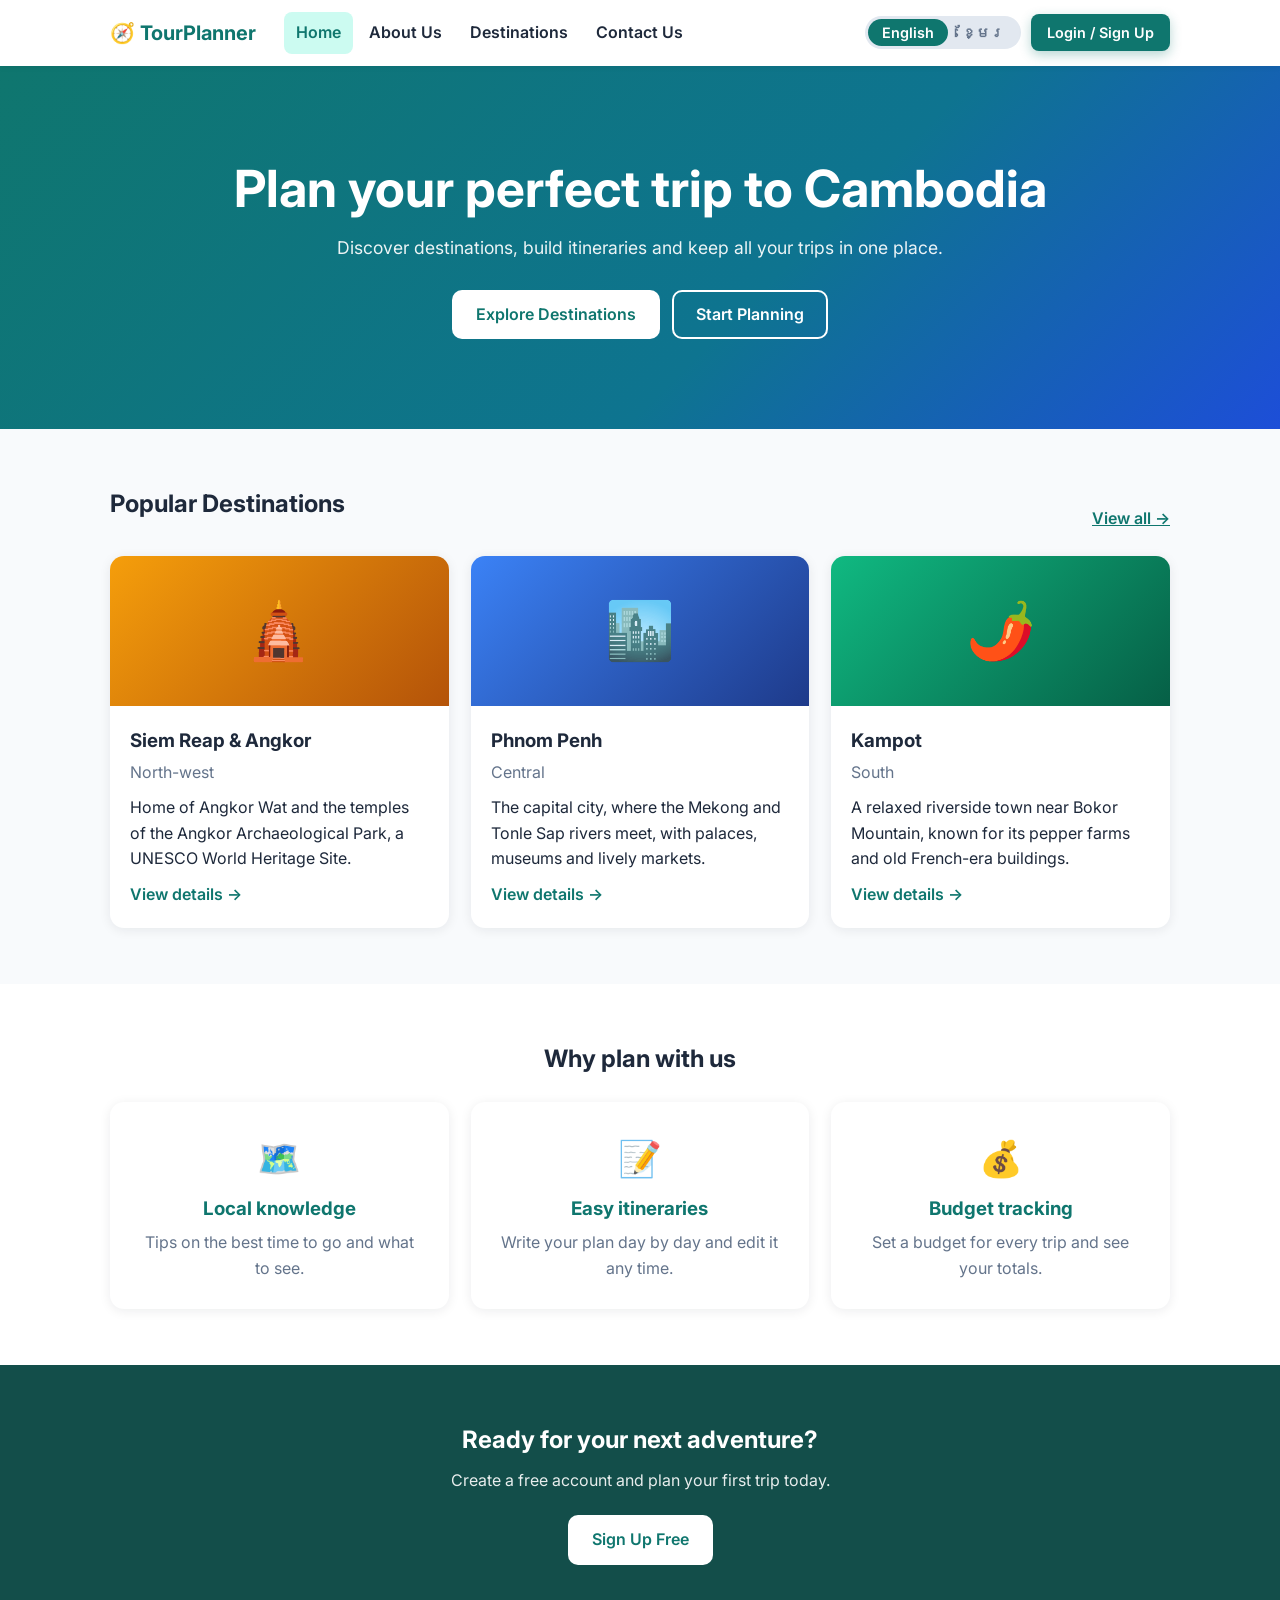
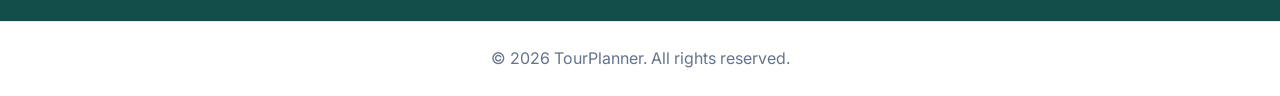
<file: index.html>
<!doctype html>
<html lang="en">
  <head>
    <meta charset="UTF-8" />
    <meta name="viewport" content="width=device-width, initial-scale=1" />
    <title>TourPlanner</title>
    <link
      href="https://fonts.googleapis.com/css2?family=Inter:wght@400;600;700&family=Noto+Sans+Khmer:wght@400;600;700&display=swap"
      rel="stylesheet"
    />
    <link rel="stylesheet" href="style.css" />
  </head>
  <body data-page="home" data-title="navHome">
    <div id="site-header"></div>
    <main id="main"></main>
    <div id="site-footer"></div>
    <script src="app.js"></script>
    <script>
      window.render = function () {
        var T = TP.t,
          logged = !!TP.user();
        document.getElementById("main").innerHTML =
          '<section class="hero"><div class="wrap">' +
          "<h1>" +
          T("heroTitle") +
          "</h1><p>" +
          T("heroSub") +
          "</p>" +
          '<div class="btn-row"><a class="btn btn-light" href="destinations.html">' +
          T("btnExplore") +
          "</a>" +
          '<a class="btn btn-outline" style="color:#fff;border-color:#fff" href="' +
          (logged ? "trip-form.html" : "login.html") +
          '">' +
          T("btnStart") +
          "</a></div>" +
          "</div></section>" +
          '<section class="section"><div class="wrap">' +
          '<div class="section-head"><h2>' +
          T("featured") +
          '</h2><a class="link-more" href="destinations.html">' +
          T("viewAll") +
          " →</a></div>" +
          '<div class="grid">' +
          TP.DESTS.slice(0, 3).map(TP.destCard).join("") +
          "</div>" +
          "</div></section>" +
          '<section class="section" style="background:#fff"><div class="wrap">' +
          '<h2 class="center" style="margin-bottom:24px">' +
          T("whyTitle") +
          "</h2>" +
          '<div class="grid">' +
          '<div class="card feature"><div class="icon">🗺️</div><h3>' +
          T("why1t") +
          '</h3><p class="muted">' +
          T("why1d") +
          "</p></div>" +
          '<div class="card feature"><div class="icon">📝</div><h3>' +
          T("why2t") +
          '</h3><p class="muted">' +
          T("why2d") +
          "</p></div>" +
          '<div class="card feature"><div class="icon">💰</div><h3>' +
          T("why3t") +
          '</h3><p class="muted">' +
          T("why3d") +
          "</p></div>" +
          "</div></div></section>" +
          (logged
            ? ""
            : '<section class="cta"><div class="wrap"><h2>' +
              T("ctaTitle") +
              "</h2><p>" +
              T("ctaSub") +
              "</p>" +
              '<a class="btn btn-light" href="login.html?tab=signup">' +
              T("btnSignup") +
              "</a></div></section>");
      };
      TP.init();
    </script>
  </body>
</html>
</file>
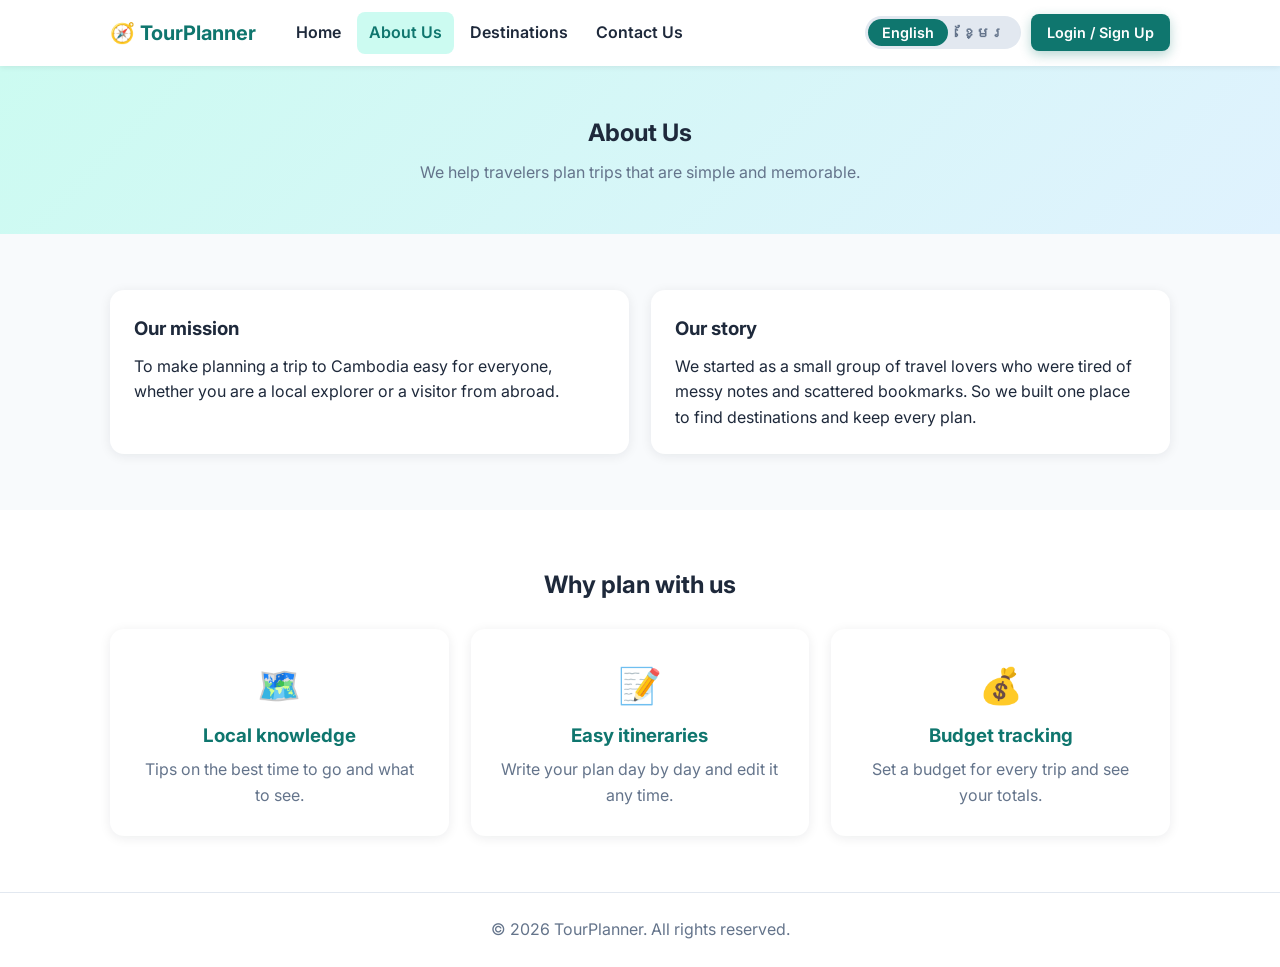
<file: about.html>
<!DOCTYPE html>
<html lang="en">
<head>
  <meta charset="UTF-8">
  <meta name="viewport" content="width=device-width, initial-scale=1">
  <title>About Us</title>
  <link href="https://fonts.googleapis.com/css2?family=Inter:wght@400;600;700&family=Noto+Sans+Khmer:wght@400;600;700&display=swap" rel="stylesheet">
  <link rel="stylesheet" href="style.css">
</head>
<body data-page="about" data-title="navAbout">
  <div id="site-header"></div>
  <main>
    <section class="page-head"><div class="wrap">
      <h1 data-i18n="aboutTitle"></h1>
      <p class="muted" data-i18n="aboutSub"></p>
    </div></section>

    <section class="section"><div class="wrap">
      <div class="grid" style="grid-template-columns:repeat(auto-fit,minmax(300px,1fr))">
        <div class="panel"><h3 data-i18n="missionT"></h3><p data-i18n="missionD"></p></div>
        <div class="panel" style="margin-top:0"><h3 data-i18n="storyT"></h3><p data-i18n="storyD"></p></div>
      </div>
    </div></section>

    <section class="section" style="background:#fff"><div class="wrap">
      <h2 class="center" style="margin-bottom:24px" data-i18n="whyTitle"></h2>
      <div class="grid">
        <div class="card feature"><div class="icon">🗺️</div><h3 data-i18n="why1t"></h3><p class="muted" data-i18n="why1d"></p></div>
        <div class="card feature"><div class="icon">📝</div><h3 data-i18n="why2t"></h3><p class="muted" data-i18n="why2d"></p></div>
        <div class="card feature"><div class="icon">💰</div><h3 data-i18n="why3t"></h3><p class="muted" data-i18n="why3d"></p></div>
      </div>
    </div></section>
  </main>
  <div id="site-footer"></div>
  <script src="app.js"></script>
  <script>TP.init();</script>
</body>
</html>
</file>
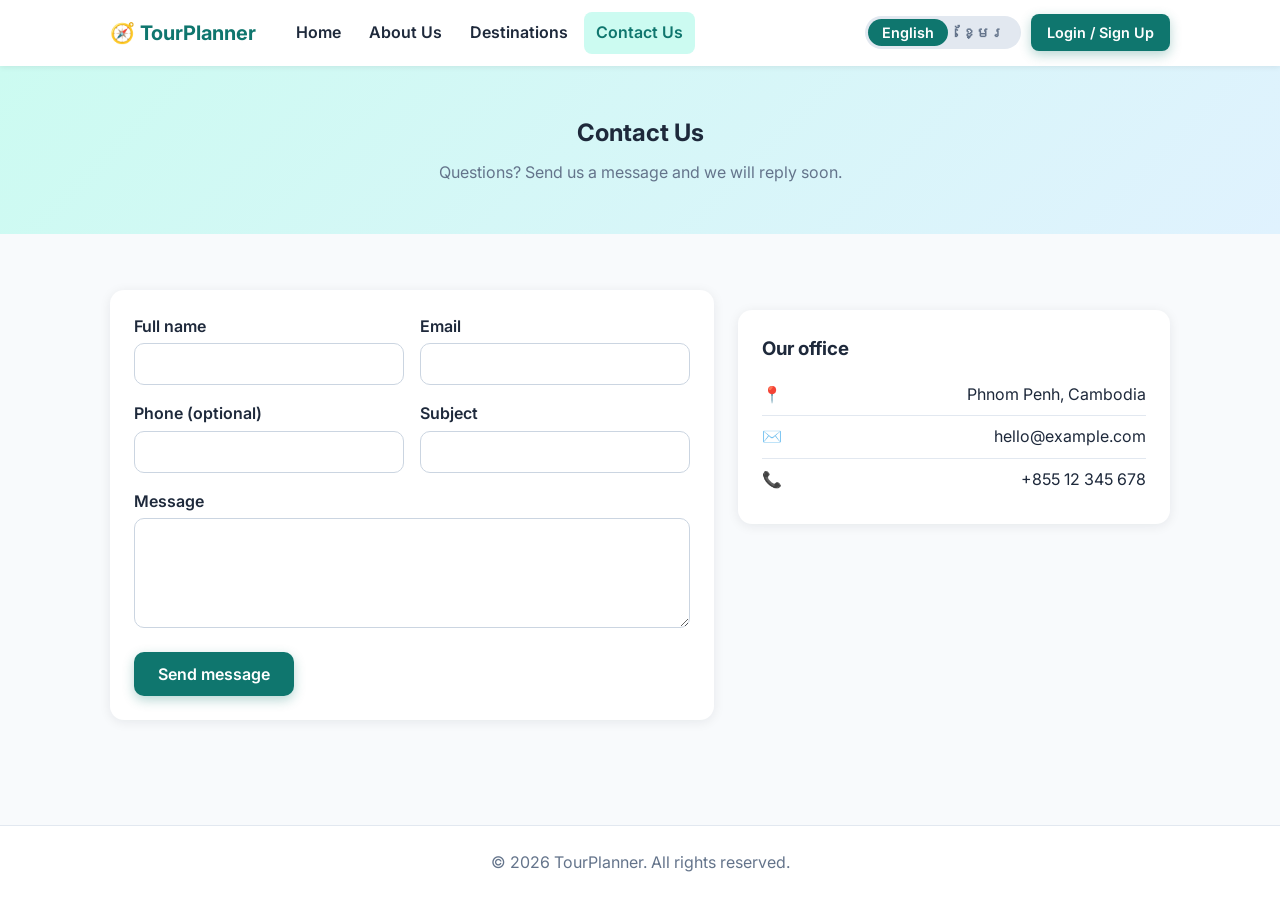
<file: contact.html>
<!DOCTYPE html>
<html lang="en">
<head>
  <meta charset="UTF-8">
  <meta name="viewport" content="width=device-width, initial-scale=1">
  <title>Contact Us</title>
  <link href="https://fonts.googleapis.com/css2?family=Inter:wght@400;600;700&family=Noto+Sans+Khmer:wght@400;600;700&display=swap" rel="stylesheet">
  <link rel="stylesheet" href="style.css">
</head>
<body data-page="contact" data-title="navContact">
  <div id="site-header"></div>
  <main>
    <section class="page-head"><div class="wrap">
      <h1 data-i18n="contactTitle"></h1>
      <p class="muted" data-i18n="contactSub"></p>
    </div></section>

    <section class="section"><div class="wrap contact-grid">
      <form class="panel" id="contact-form" novalidate>
        <div class="alert alert-ok" id="ok" hidden data-i18n="sentOk"></div>
        <div class="alert alert-error" id="err" hidden data-i18n="errRequired"></div>
        <div class="row2">
          <div class="field"><label for="c-name" data-i18n="fName"></label><input id="c-name" required></div>
          <div class="field"><label for="c-email" data-i18n="fEmail"></label><input id="c-email" type="email" required></div>
        </div>
        <div class="row2">
          <div class="field"><label for="c-phone" data-i18n="fPhone"></label><input id="c-phone" type="tel"></div>
          <div class="field"><label for="c-subject" data-i18n="fSubject"></label><input id="c-subject"></div>
        </div>
        <div class="field"><label for="c-msg" data-i18n="fMessage"></label><textarea id="c-msg" required></textarea></div>
        <button class="btn btn-primary" type="submit" data-i18n="send"></button>
      </form>

      <aside class="panel">
        <h3 data-i18n="contactInfo"></h3>
        <ul class="info-list">
          <li><span>📍</span><span data-i18n="address"></span></li>
          <li><span>✉️</span><span>hello@example.com</span></li>
          <li><span>📞</span><span>+855 12 345 678</span></li>
        </ul>
      </aside>
    </div></section>
  </main>
  <div id="site-footer"></div>
  <script src="app.js"></script>
  <script>
    TP.init();
    document.getElementById('contact-form').addEventListener('submit', function (e) {
      e.preventDefault();
      var v = function (id) { return document.getElementById(id).value.trim(); };
      var ok = document.getElementById('ok'), err = document.getElementById('err');
      ok.hidden = true; err.hidden = true;
      if (!v('c-name') || !/^\S+@\S+\.\S+$/.test(v('c-email')) || !v('c-msg')) { err.hidden = false; return; }
      var list = TP.store.get('tp_messages', []);
      list.push({ name: v('c-name'), email: v('c-email'), phone: v('c-phone'), subject: v('c-subject'), message: v('c-msg'), at: new Date().toISOString() });
      TP.store.set('tp_messages', list);
      e.target.reset();
      ok.hidden = false;
    });
  </script>
</body>
</html>
</file>
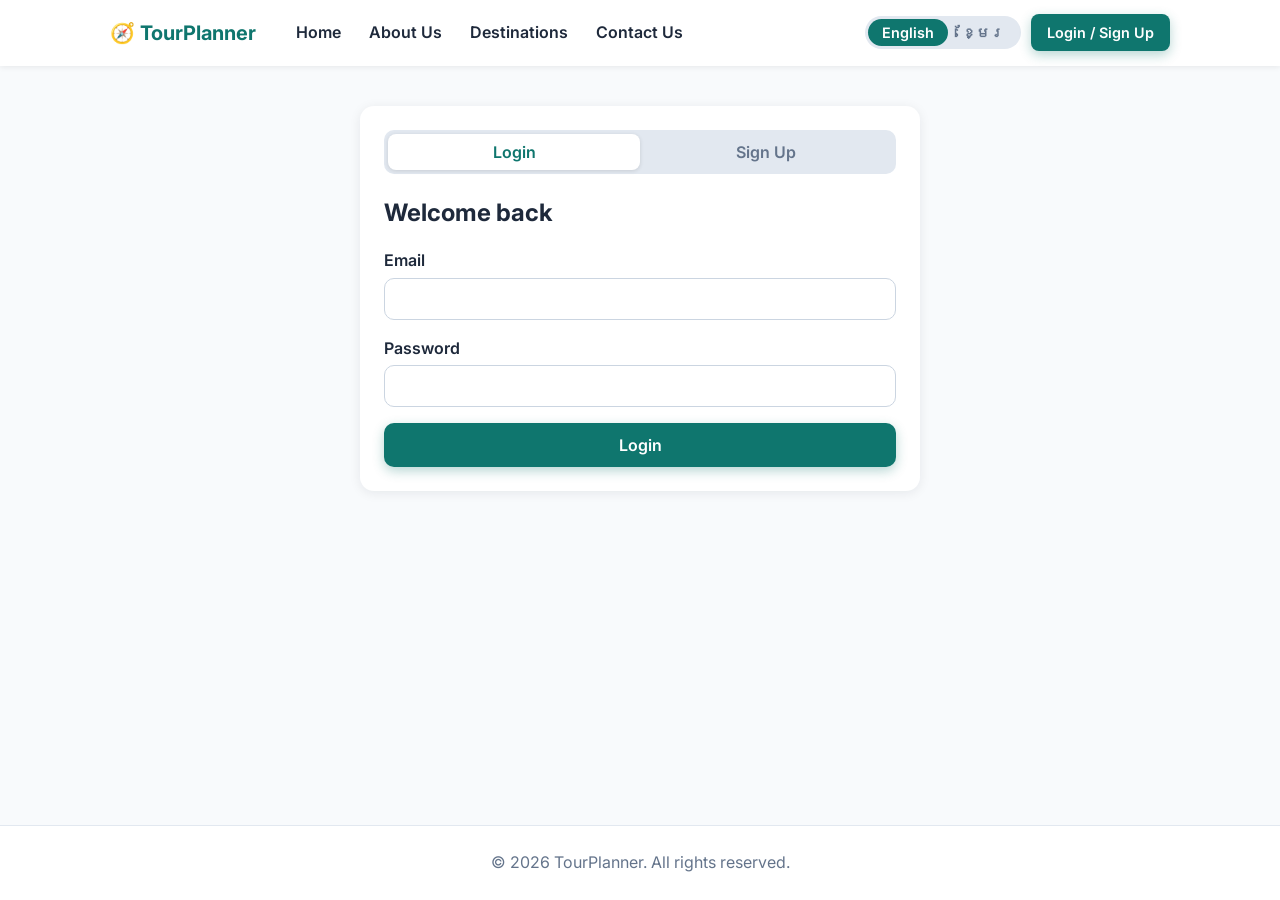
<file: dashboard.html>
<!DOCTYPE html>
<html lang="en">
<head>
  <meta charset="UTF-8">
  <meta name="viewport" content="width=device-width, initial-scale=1">
  <title>Dashboard</title>
  <link href="https://fonts.googleapis.com/css2?family=Inter:wght@400;600;700&family=Noto+Sans+Khmer:wght@400;600;700&display=swap" rel="stylesheet">
  <link rel="stylesheet" href="style.css">
</head>
<body data-page="dashboard" data-auth="required" data-area="user" data-title="navDashboard">
  <div id="site-header"></div>
  <main><div class="wrap section" id="main"></div></main>
  <div id="site-footer"></div>
  <script src="app.js"></script>
  <script>
    window.render = function () {
      var T = TP.t, u = TP.user(), trips = TP.allTrips(), main = document.getElementById('main');
      var upcoming = trips.filter(function (x) { return TP.tripStatus(x) !== 'done'; })
                          .sort(function (a, b) { return a.start < b.start ? -1 : 1; });
      var budget = trips.reduce(function (s, x) { return s + (Number(x.budget) || 0); }, 0);
      var recent = trips.slice().reverse().slice(0, 3);

      var next = upcoming.length
        ? TP.tripCard(upcoming[0])
        : '<div class="panel empty"><p class="muted">' + T('noUpcoming') + '</p></div>';

      var recentHtml = recent.length
        ? '<div class="grid">' + recent.map(TP.tripCard).join('') + '</div>'
        : '<div class="panel empty"><p class="muted">' + T('noTrips') + '</p><a class="btn btn-primary" href="trip-form.html">' + T('createFirst') + '</a></div>';

      main.innerHTML =
        '<h1>' + T('welcome') + ' ' + TP.esc(u.name) + '</h1>' +
        '<div class="stats">' +
          '<div class="stat"><div class="muted">' + T('statTotal') + '</div><div class="num">' + trips.length + '</div></div>' +
          '<div class="stat"><div class="muted">' + T('statUp') + '</div><div class="num">' + upcoming.length + '</div></div>' +
          '<div class="stat"><div class="muted">' + T('statBudget') + '</div><div class="num">' + TP.money(budget) + '</div></div>' +
        '</div>' +
        '<div class="btn-row left" style="margin-bottom:32px">' +
          '<a class="btn btn-primary" href="trip-form.html">+ ' + T('navAdd') + '</a>' +
          '<a class="btn btn-outline" href="destinations.html">' + T('navDest') + '</a></div>' +
        '<h2 style="margin-bottom:12px">' + T('nextTrip') + '</h2>' +
        '<div class="grid" style="margin-bottom:32px">' + next + '</div>' +
        '<div class="section-head"><h2>' + T('recent') + '</h2>' +
          (trips.length ? '<a class="link-more" href="trips.html">' + T('viewAll') + ' →</a>' : '') + '</div>' +
        recentHtml;
    };

    document.getElementById('main').addEventListener('click', function (e) {
      var id = e.target.dataset && e.target.dataset.del;
      if (id && confirm(TP.t('confirmDel'))) { TP.deleteTrip(id); window.render(); }
    });
    TP.init();
  </script>
</body>
</html>
</file>
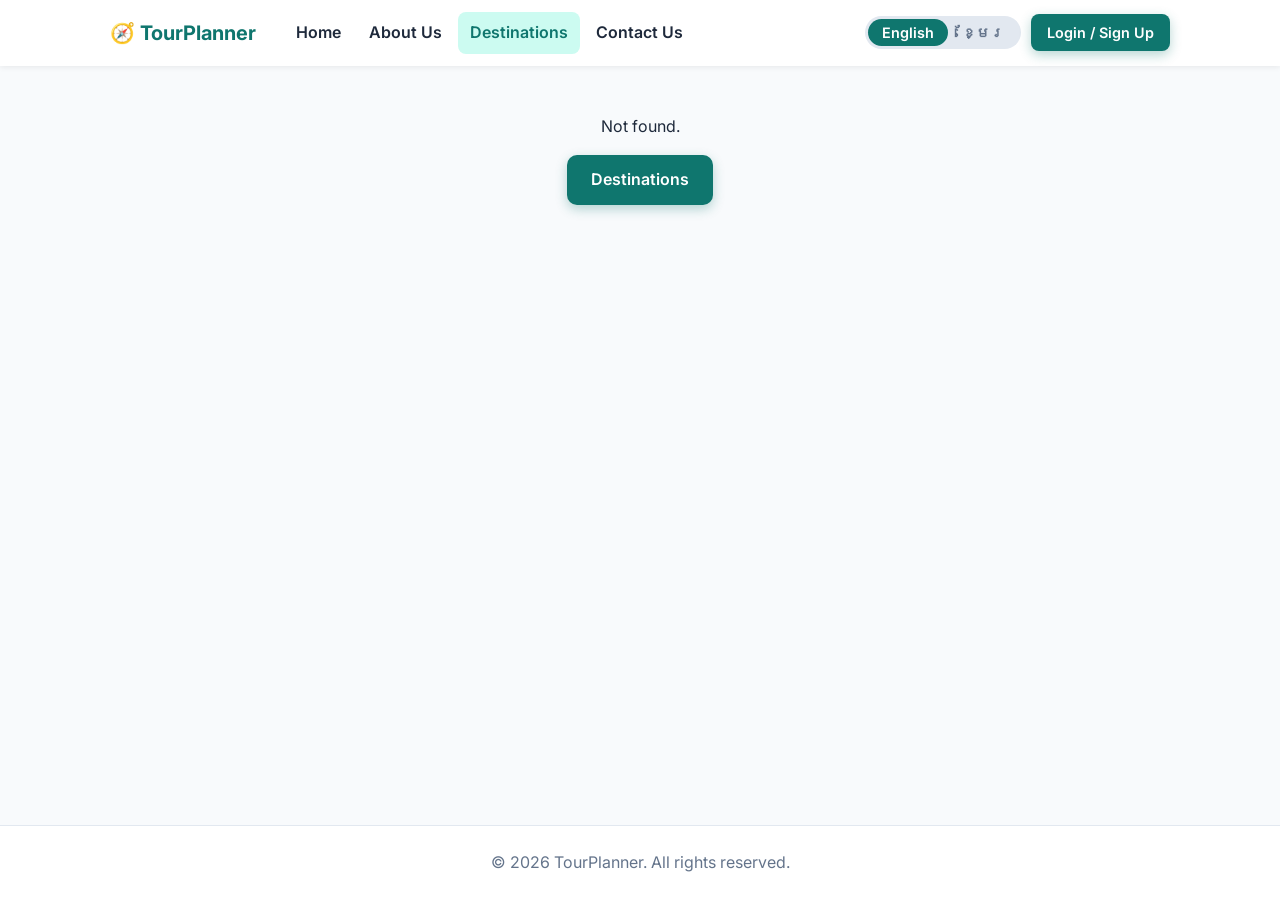
<file: destination.html>
<!DOCTYPE html>
<html lang="en">
<head>
  <meta charset="UTF-8">
  <meta name="viewport" content="width=device-width, initial-scale=1">
  <title>Destination</title>
  <link href="https://fonts.googleapis.com/css2?family=Inter:wght@400;600;700&family=Noto+Sans+Khmer:wght@400;600;700&display=swap" rel="stylesheet">
  <link rel="stylesheet" href="style.css">
</head>
<body data-page="destination" data-title="navDest">
  <div id="site-header"></div>
  <main id="main"></main>
  <div id="site-footer"></div>
  <script src="app.js"></script>
  <script>
    window.render = function () {
      var T = TP.t, d = TP.destById(TP.params().get('id')), main = document.getElementById('main');
      if (!d) {
        main.innerHTML = '<div class="wrap"><div class="empty"><p>' + T('notFound') + '</p><a class="btn btn-primary" href="destinations.html">' + T('navDest') + '</a></div></div>';
        return;
      }
      var planUrl = 'trip-form.html?dest=' + d.id;
      var href = TP.user() ? planUrl : 'login.html?next=' + encodeURIComponent(planUrl);
      document.title = TP.pick(d.name) + ' | TourPlanner';
      main.innerHTML =
        '<div class="detail-hero" style="background:' + d.grad + '">' + d.emoji + '</div>' +
        '<div class="wrap">' +
          '<a class="back" href="destinations.html">' + T('back') + '</a>' +
          '<h1 style="margin-top:12px">' + TP.esc(TP.pick(d.name)) + '</h1>' +
          '<p class="muted">' + TP.esc(TP.pick(d.region)) + '</p>' +
          '<div class="detail-grid">' +
            '<div><div class="panel"><p>' + TP.esc(TP.pick(d.desc)) + '</p></div>' +
              '<div class="panel"><h3>' + T('highlights') + '</h3><ul class="bullets">' +
                TP.pick(d.hl).map(function (h) { return '<li>' + TP.esc(h) + '</li>'; }).join('') +
              '</ul></div></div>' +
            '<div><div class="panel"><ul class="info-list">' +
              '<li><span class="muted">' + T('bestTime') + '</span><strong>' + TP.esc(TP.pick(d.best)) + '</strong></li>' +
              '<li><span class="muted">' + T('suggested') + '</span><strong>' + d.days + ' ' + T('days') + '</strong></li>' +
              '</ul><div style="margin-top:16px"><a class="btn btn-primary" style="width:100%" href="' + href + '">' + T('planThis') + '</a></div></div></div>' +
          '</div><div style="height:48px"></div>' +
        '</div>';
    };
    TP.init();
  </script>
</body>
</html>
</file>
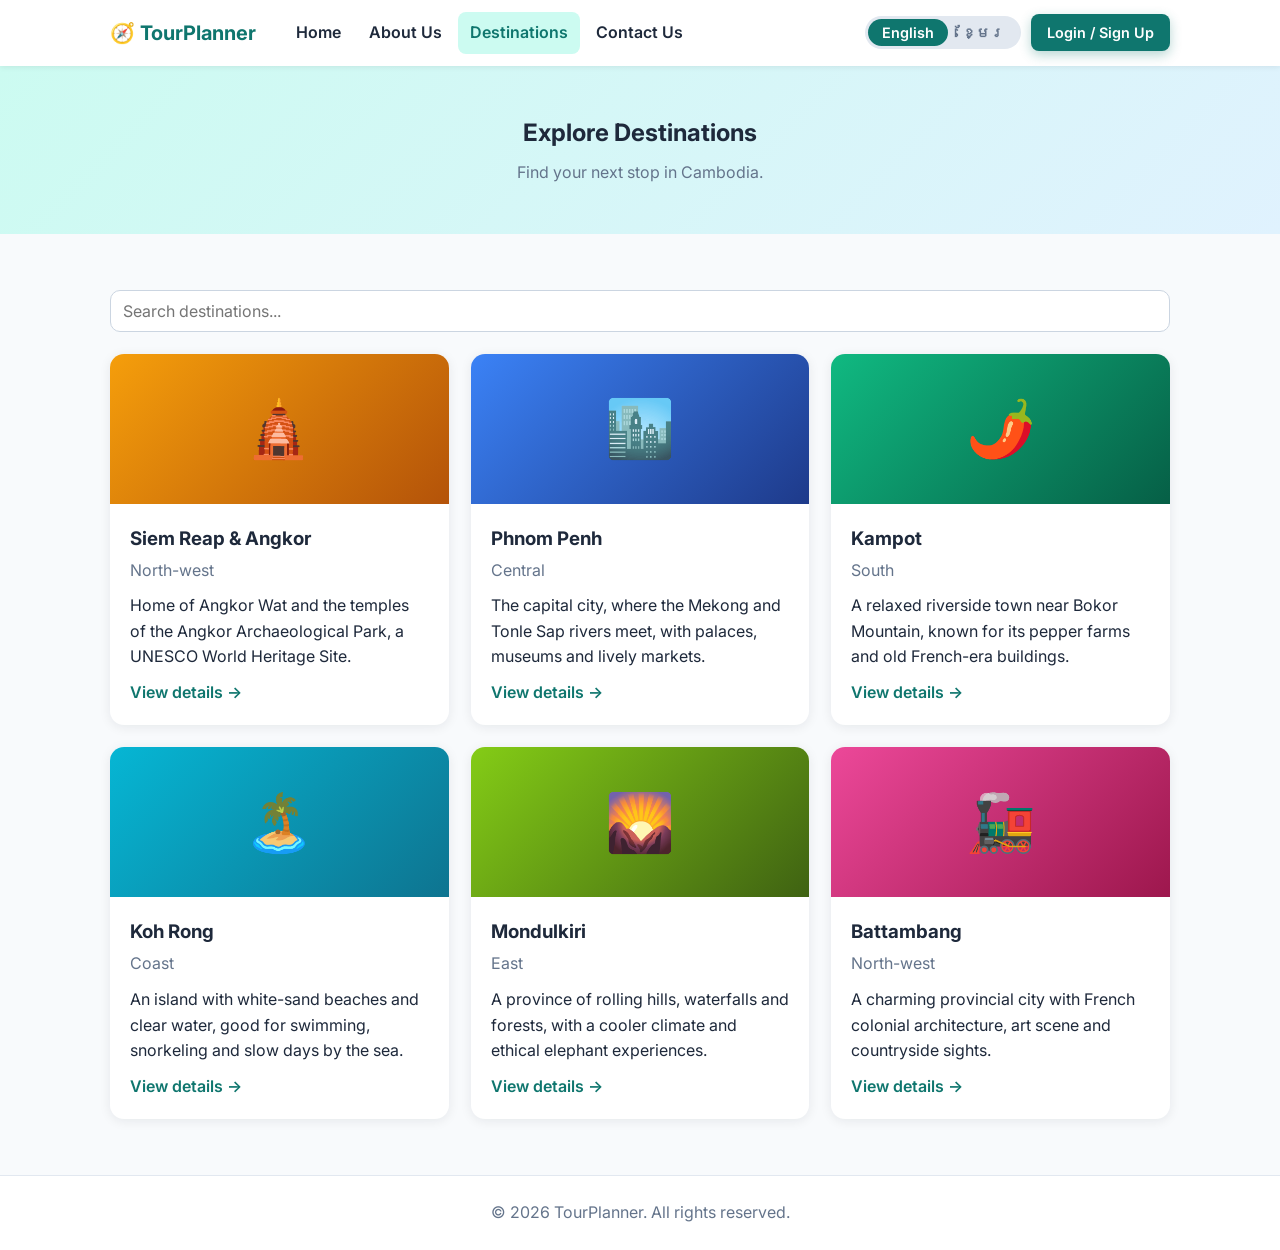
<file: destinations.html>
<!DOCTYPE html>
<html lang="en">
<head>
  <meta charset="UTF-8">
  <meta name="viewport" content="width=device-width, initial-scale=1">
  <title>Destinations</title>
  <link href="https://fonts.googleapis.com/css2?family=Inter:wght@400;600;700&family=Noto+Sans+Khmer:wght@400;600;700&display=swap" rel="stylesheet">
  <link rel="stylesheet" href="style.css">
</head>
<body data-page="destinations" data-title="navDest">
  <div id="site-header"></div>
  <main>
    <section class="page-head"><div class="wrap">
      <h1 data-i18n="destTitle"></h1>
      <p class="muted" data-i18n="destSub"></p>
    </div></section>
    <section class="section"><div class="wrap">
      <div class="toolbar"><input type="search" id="q" data-i18n-ph="searchPh"></div>
      <div id="list" class="grid"></div>
    </div></section>
  </main>
  <div id="site-footer"></div>
  <script src="app.js"></script>
  <script>
    var q = document.getElementById('q');
    q.addEventListener('input', function () { window.render(); });
    window.render = function () {
      var term = q.value.trim().toLowerCase();
      var items = TP.DESTS.filter(function (d) {
        return !term || (d.name.en + ' ' + d.name.km + ' ' + d.region.en + ' ' + d.region.km).toLowerCase().indexOf(term) > -1;
      });
      document.getElementById('list').innerHTML = items.length
        ? items.map(TP.destCard).join('')
        : '<p class="muted">' + TP.t('noResults') + '</p>';
    };
    TP.init();
  </script>
</body>
</html>
</file>
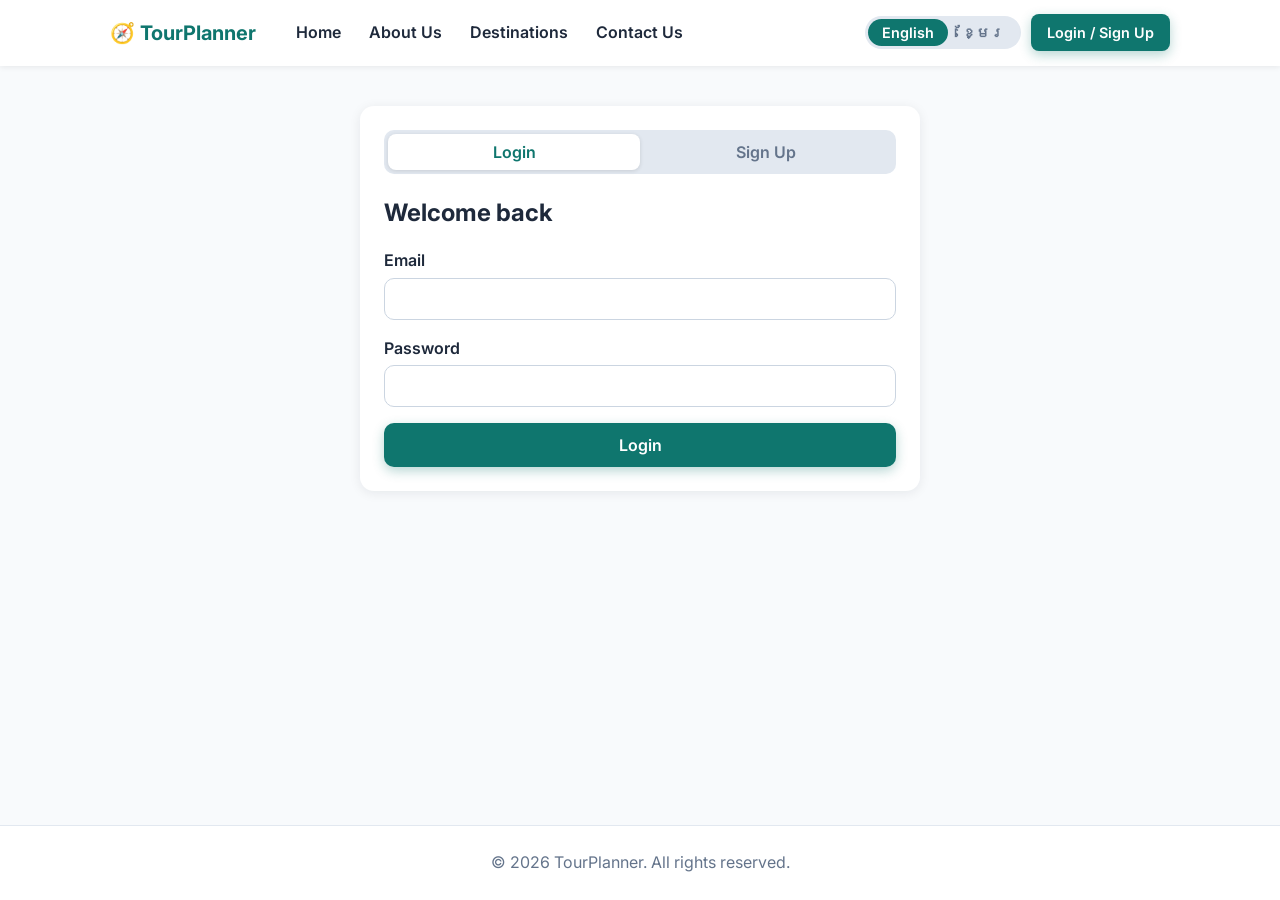
<file: login.html>
<!DOCTYPE html>
<html lang="en">
<head>
  <meta charset="UTF-8">
  <meta name="viewport" content="width=device-width, initial-scale=1">
  <title>Login</title>
  <link href="https://fonts.googleapis.com/css2?family=Inter:wght@400;600;700&family=Noto+Sans+Khmer:wght@400;600;700&display=swap" rel="stylesheet">
  <link rel="stylesheet" href="style.css">
</head>
<body data-page="login" data-auth="guest" data-title="navLogin">
  <div id="site-header"></div>
  <main>
    <div class="wrap">
      <div class="panel form-card">
        <div class="tabs">
          <button type="button" class="tab" id="tab-login" data-i18n="tabLogin"></button>
          <button type="button" class="tab" id="tab-signup" data-i18n="tabSignup"></button>
        </div>
        <h2 id="title" style="margin-bottom:16px"></h2>
        <div class="alert alert-error" id="err" hidden></div>

        <form id="auth-form" novalidate>
          <div class="field" id="name-field"><label for="a-name" data-i18n="fName"></label><input id="a-name" autocomplete="name"></div>
          <div class="field"><label for="a-email" data-i18n="fEmail"></label><input id="a-email" type="email" autocomplete="email" required></div>
          <div class="field"><label for="a-pass" data-i18n="fPass"></label><input id="a-pass" type="password" autocomplete="current-password" required></div>
          <div class="field" id="confirm-field"><label for="a-confirm" data-i18n="fConfirm"></label><input id="a-confirm" type="password" autocomplete="new-password"></div>
          <button class="btn btn-primary" style="width:100%" type="submit" id="submit"></button>
        </form>
      </div>
    </div>
  </main>
  <div id="site-footer"></div>
  <script src="app.js"></script>
  <script>
    var mode = TP.params().get('tab') === 'signup' ? 'signup' : 'login';
    var $ = function (id) { return document.getElementById(id); };

    function setMode(m) {
      mode = m;
      var s = m === 'signup';
      $('name-field').hidden = !s;
      $('confirm-field').hidden = !s;
      $('title').dataset.i18n = s ? 'signupTitle' : 'loginTitle';
      $('submit').dataset.i18n = s ? 'tabSignup' : 'tabLogin';
      $('tab-login').classList.toggle('active', !s);
      $('tab-signup').classList.toggle('active', s);
      $('a-pass').autocomplete = s ? 'new-password' : 'current-password';
      $('err').hidden = true;
      TP.applyI18n();
    }
    $('tab-login').addEventListener('click', function () { setMode('login'); });
    $('tab-signup').addEventListener('click', function () { setMode('signup'); });

    $('auth-form').addEventListener('submit', function (e) {
      e.preventDefault();
      var email = $('a-email').value, pass = $('a-pass').value, r;
      if (mode === 'signup') r = TP.signup($('a-name').value, email, pass, $('a-confirm').value);
      else r = email && pass ? TP.login(email, pass) : { error: 'errRequired' };
      if (r.error) {
        $('err').dataset.i18n = r.error;
        $('err').hidden = false;
        TP.applyI18n();
        return;
      }
      location.href = TP.safeNext(TP.params().get('next')) || 'dashboard.html';
    });

    TP.init();
    setMode(mode);
  </script>
</body>
</html>
</file>
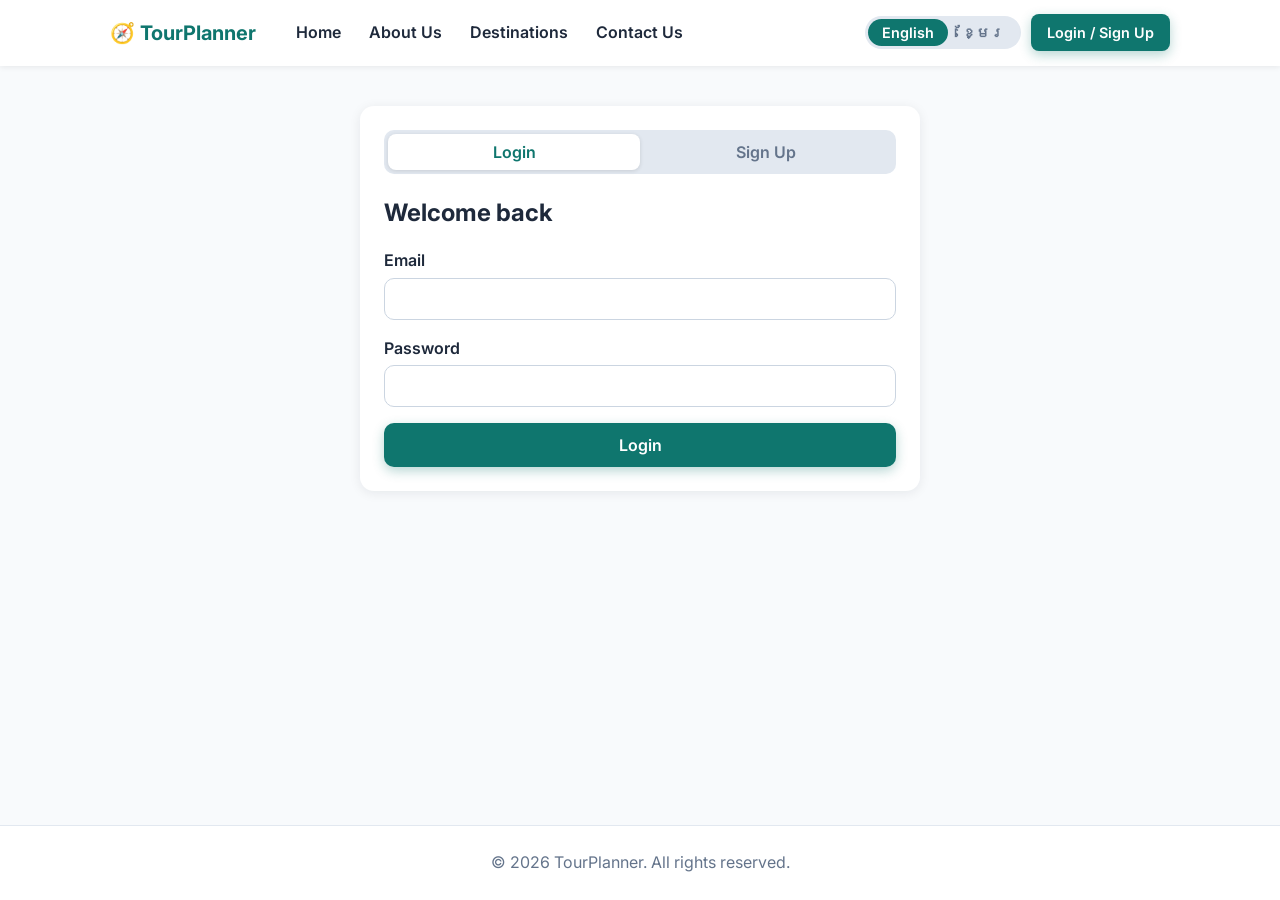
<file: trip-form.html>
<!DOCTYPE html>
<html lang="en">
<head>
  <meta charset="UTF-8">
  <meta name="viewport" content="width=device-width, initial-scale=1">
  <title>Add Trip</title>
  <link href="https://fonts.googleapis.com/css2?family=Inter:wght@400;600;700&family=Noto+Sans+Khmer:wght@400;600;700&display=swap" rel="stylesheet">
  <link rel="stylesheet" href="style.css">
</head>
<body data-page="add" data-auth="required" data-area="user" data-title="addTitle">
  <div id="site-header"></div>
  <main>
    <div class="wrap">
      <form class="panel form-card form-wide" id="trip-form" novalidate>
        <h1 id="form-title" data-i18n="addTitle" style="margin-bottom:16px"></h1>
        <div class="alert alert-error" id="err" hidden></div>

        <div class="field"><label for="f-title" data-i18n="fTitle"></label><input id="f-title" required></div>
        <div class="field"><label for="f-dest" data-i18n="fDest"></label><select id="f-dest" required></select></div>
        <div class="row2">
          <div class="field"><label for="f-start" data-i18n="fStart"></label><input id="f-start" type="date" required></div>
          <div class="field"><label for="f-end" data-i18n="fEnd"></label><input id="f-end" type="date" required></div>
        </div>
        <div class="row2">
          <div class="field"><label for="f-travelers" data-i18n="fTravelers"></label><input id="f-travelers" type="number" min="1" value="1"></div>
          <div class="field"><label for="f-budget" data-i18n="fBudget"></label><input id="f-budget" type="number" min="0" step="1" value="0"></div>
        </div>
        <div class="field">
          <label for="f-itin" data-i18n="fItin"></label>
          <textarea id="f-itin" rows="6"></textarea>
          <div class="hint" data-i18n="itinHint"></div>
        </div>
        <div class="field"><label for="f-notes" data-i18n="fNotes"></label><textarea id="f-notes"></textarea></div>

        <div class="btn-row left">
          <button class="btn btn-primary" type="submit" data-i18n="save"></button>
          <a class="btn btn-outline" id="cancel" href="trips.html" data-i18n="cancel"></a>
        </div>
      </form>
    </div>
  </main>
  <div id="site-footer"></div>
  <script src="app.js"></script>
  <script>
    var $ = function (id) { return document.getElementById(id); };
    var editId = TP.params().get('id');
    var existing = editId ? TP.getTrip(editId) : null;

    // Switch the page to "Edit" mode when an existing trip is being edited
    if (existing) {
      document.body.dataset.page = 'edit';
      document.body.dataset.title = 'editTitle';
      $('form-title').dataset.i18n = 'editTitle';
      $('cancel').href = 'trip.html?id=' + existing.id;
    }

    // Destination list is rebuilt on language change, keeping the chosen value
    window.render = function () {
      var sel = $('f-dest'), cur = sel.value || (existing && existing.dest) || TP.params().get('dest') || TP.DESTS[0].id;
      sel.innerHTML = TP.DESTS.map(function (d) {
        return '<option value="' + d.id + '"' + (d.id === cur ? ' selected' : '') + '>' + TP.esc(TP.pick(d.name)) + '</option>';
      }).join('');
    };

    if (editId && !existing) {
      document.querySelector('main .wrap').innerHTML = '<div class="empty"><p class="muted" data-i18n="notFound"></p><a class="btn btn-primary" href="trips.html" data-i18n="navTrips"></a></div>';
      window.render = null;
    } else if (existing) {
      $('f-title').value = existing.title;
      $('f-start').value = existing.start;
      $('f-end').value = existing.end;
      $('f-travelers').value = existing.travelers;
      $('f-budget').value = existing.budget;
      $('f-itin').value = existing.itinerary || '';
      $('f-notes').value = existing.notes || '';
    }

    TP.init();

    var form = $('trip-form');
    if (form) form.addEventListener('submit', function (e) {
      e.preventDefault();
      var err = $('err'), title = $('f-title').value.trim(), start = $('f-start').value, end = $('f-end').value;
      var fail = function (key) { err.dataset.i18n = key; err.hidden = false; TP.applyI18n(); };
      if (!title || !start || !end) return fail('errRequired');
      if (end < start) return fail('errDates');
      var trip = {
        id: existing ? existing.id : TP.newId(),
        title: title, dest: $('f-dest').value, start: start, end: end,
        travelers: Math.max(1, parseInt($('f-travelers').value, 10) || 1),
        budget: Math.max(0, Number($('f-budget').value) || 0),
        itinerary: $('f-itin').value, notes: $('f-notes').value.trim(),
        createdAt: existing ? existing.createdAt : Date.now()
      };
      TP.saveTrip(trip);
      location.href = 'trip.html?id=' + trip.id;
    });
  </script>
</body>
</html>
</file>
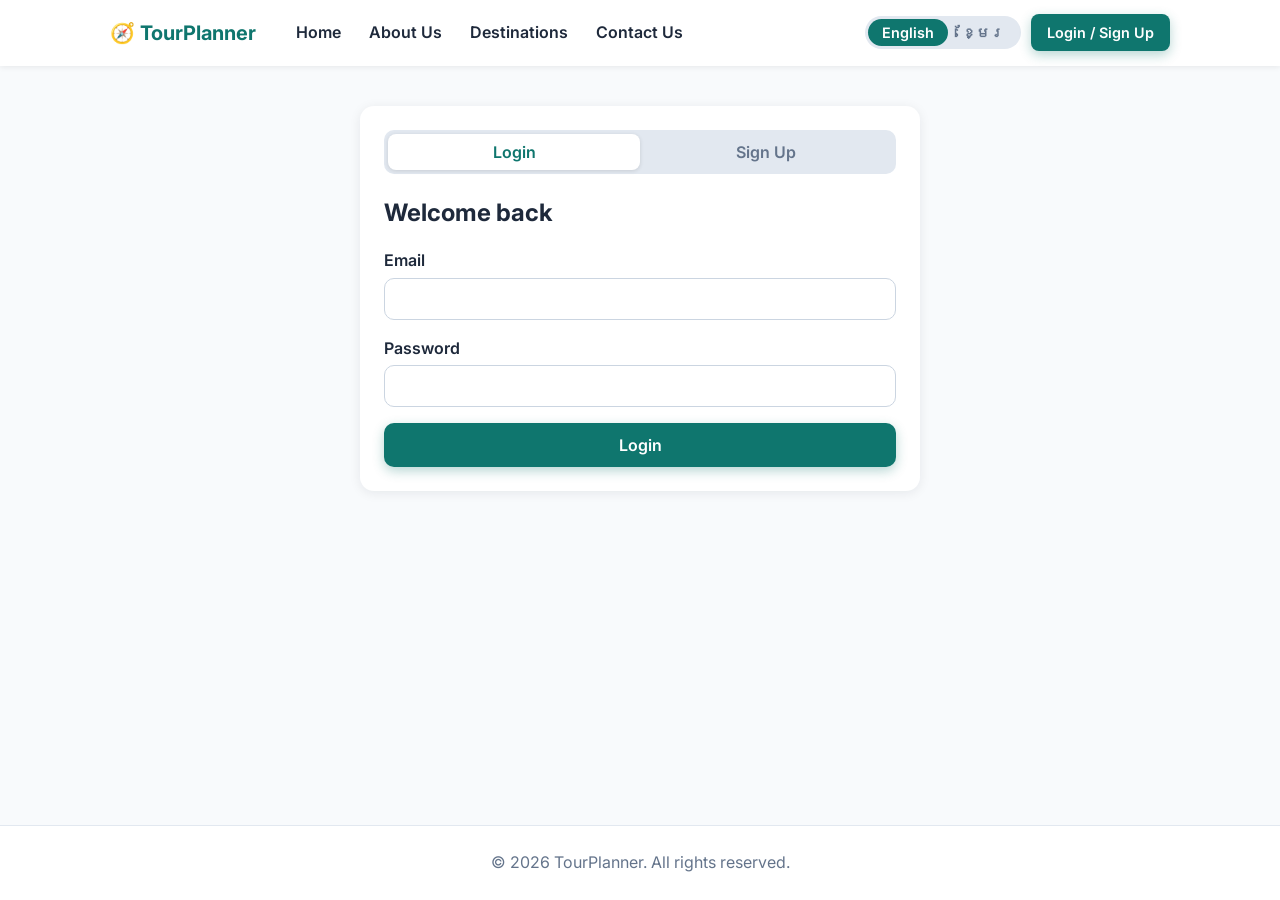
<file: trip.html>
<!DOCTYPE html>
<html lang="en">
<head>
  <meta charset="UTF-8">
  <meta name="viewport" content="width=device-width, initial-scale=1">
  <title>Trip Details</title>
  <link href="https://fonts.googleapis.com/css2?family=Inter:wght@400;600;700&family=Noto+Sans+Khmer:wght@400;600;700&display=swap" rel="stylesheet">
  <link rel="stylesheet" href="style.css">
</head>
<body data-page="trip" data-auth="required" data-area="user" data-title="tripDetails">
  <div id="site-header"></div>
  <main><div class="wrap section" id="main"></div></main>
  <div id="site-footer"></div>
  <script src="app.js"></script>
  <script>
    window.render = function () {
      var T = TP.t, id = TP.params().get('id'), tr = TP.getTrip(id), main = document.getElementById('main');
      if (!tr) {
        main.innerHTML = '<div class="empty"><p class="muted">' + T('notFound') + '</p><a class="btn btn-primary" href="trips.html">' + T('navTrips') + '</a></div>';
        return;
      }
      var d = TP.destById(tr.dest), s = TP.tripStatus(tr);
      var lines = (tr.itinerary || '').split('\n').map(function (x) { return x.trim(); }).filter(Boolean);

      main.innerHTML =
        '<a class="back" style="margin-top:0" href="trips.html">' + T('back') + '</a>' +
        '<div class="section-head" style="margin-top:12px">' +
          '<div><h1>' + TP.esc(tr.title) + '</h1>' + TP.badge(s) + '</div>' +
          '<div class="btn-row">' +
            '<a class="btn btn-outline" href="trip-form.html?id=' + tr.id + '">' + T('edit') + '</a>' +
            '<button class="btn btn-danger" id="del">' + T('del') + '</button>' +
          '</div></div>' +
        '<div class="detail-grid">' +
          '<div>' +
            '<div class="panel"><h3>' + T('fItin') + '</h3>' +
              (lines.length
                ? '<ol class="itin">' + lines.map(function (l) { return '<li>' + TP.esc(l) + '</li>'; }).join('') + '</ol>'
                : '<p class="muted">' + T('noItin') + '</p>') +
            '</div>' +
            (tr.notes ? '<div class="panel"><h3>' + T('fNotes') + '</h3><p style="white-space:pre-wrap">' + TP.esc(tr.notes) + '</p></div>' : '') +
          '</div>' +
          '<div class="panel"><ul class="info-list">' +
            '<li><span class="muted">' + T('fDest') + '</span><strong>' + (d ? d.emoji + ' ' + TP.esc(TP.pick(d.name)) : '-') + '</strong></li>' +
            '<li><span class="muted">' + T('fStart') + '</span><strong>' + TP.fmtDate(tr.start) + '</strong></li>' +
            '<li><span class="muted">' + T('fEnd') + '</span><strong>' + TP.fmtDate(tr.end) + '</strong></li>' +
            '<li><span class="muted">' + T('duration') + '</span><strong>' + TP.numDays(tr.start, tr.end) + ' ' + T('days') + '</strong></li>' +
            '<li><span class="muted">' + T('fTravelers') + '</span><strong>' + (Number(tr.travelers) || 1) + '</strong></li>' +
            '<li><span class="muted">' + T('fBudget') + '</span><strong>' + TP.money(tr.budget) + '</strong></li>' +
          '</ul></div>' +
        '</div>';

      document.getElementById('del').addEventListener('click', function () {
        if (confirm(T('confirmDel'))) { TP.deleteTrip(tr.id); location.href = 'trips.html'; }
      });
    };
    TP.init();
  </script>
</body>
</html>
</file>
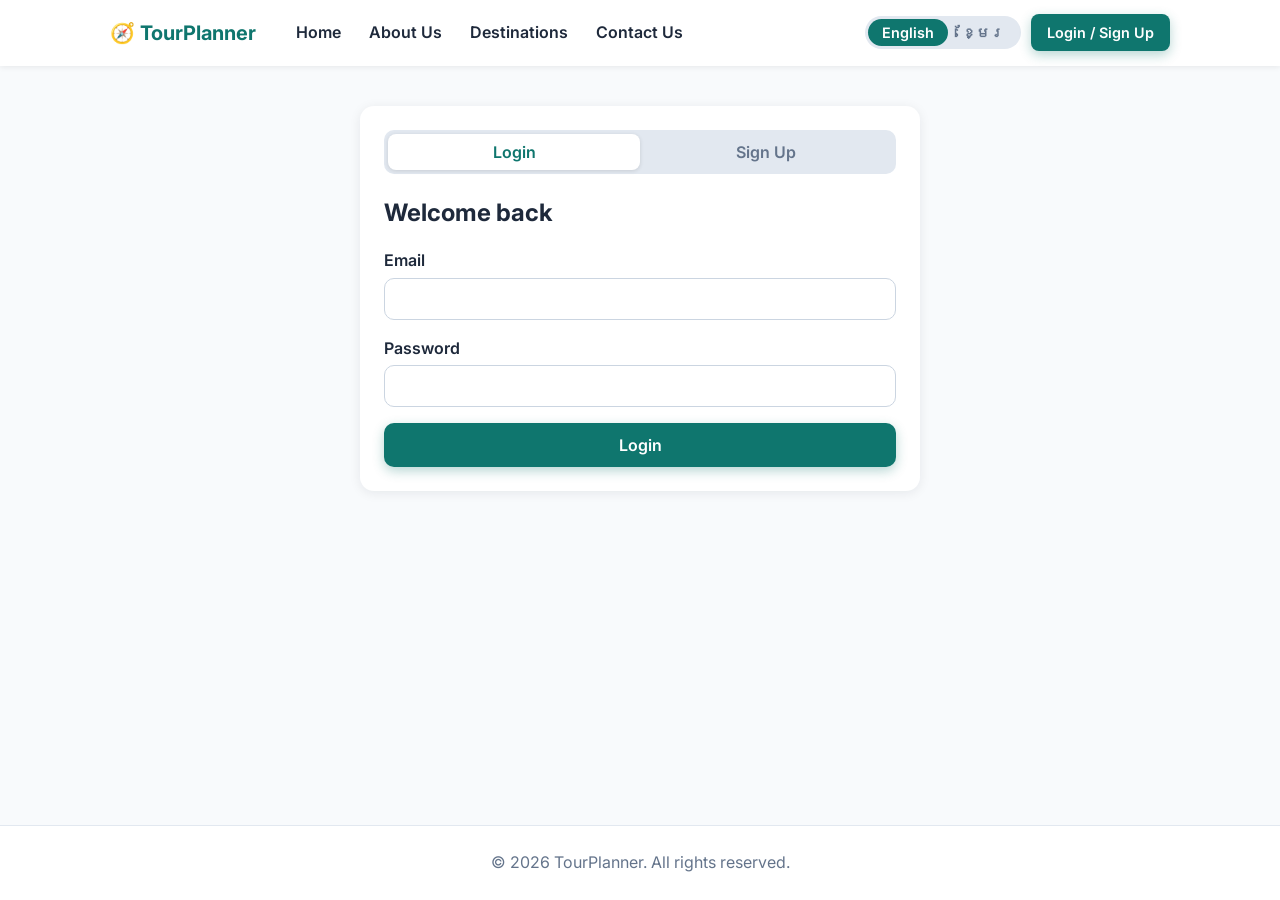
<file: trips.html>
<!doctype html>
<html lang="en">
  <head>
    <meta charset="UTF-8" />
    <meta name="viewport" content="width=device-width, initial-scale=1" />
    <title>My Trips</title>
    <link
      href="https://fonts.googleapis.com/css2?family=Inter:wght@400;600;700&family=Noto+Sans+Khmer:wght@400;600;700&display=swap"
      rel="stylesheet"
    />
    <link rel="stylesheet" href="style.css" />
  </head>
  <body
    data-page="trips"
    data-auth="required"
    data-area="user"
    data-title="navTrips"
  >
    <div id="site-header"></div>
    <main>
      <div class="wrap section">
        <div class="section-head">
          <h1 data-i18n="tripsTitle"></h1>
          <a class="btn btn-primary" href="trip-form.html"
            >+ <span data-i18n="navAdd"></span
          ></a>
        </div>
        <div class="toolbar">
          <select id="filter" aria-label="Status"></select>
        </div>
        <div id="list" class="grid"></div>
      </div>
    </main>
    <div id="site-footer"></div>
    <script src="app.js"></script>
    <script>
      var filter = document.getElementById("filter");
      filter.addEventListener("change", function () {
        window.render();
      });

      window.render = function () {
        var T = TP.t,
          cur = filter.value || "all";
        filter.innerHTML = [
          ["all", "filterAll"],
          ["upcoming", "sUpcoming"],
          ["ongoing", "sOngoing"],
          ["done", "sDone"],
        ]
          .map(function (o) {
            return (
              '<option value="' +
              o[0] +
              '"' +
              (o[0] === cur ? " selected" : "") +
              ">" +
              T(o[1]) +
              "</option>"
            );
          })
          .join("");

        var all = TP.allTrips();
        var items = all
          .filter(function (x) {
            return cur === "all" || TP.tripStatus(x) === cur;
          })
          .sort(function (a, b) {
            return a.start < b.start ? -1 : 1;
          });
        var list = document.getElementById("list");
        if (!all.length) {
          list.style.display = "block";
          list.innerHTML =
            '<div class="panel empty"><p class="muted">' +
            T("noTrips") +
            '</p><a class="btn btn-primary" href="trip-form.html">' +
            T("createFirst") +
            "</a></div>";
        } else if (!items.length) {
          list.style.display = "block";
          list.innerHTML = '<p class="muted">' + T("noTrips") + "</p>";
        } else {
          list.style.display = "";
          list.innerHTML = items.map(TP.tripCard).join("");
        }
      };

      document.getElementById("list").addEventListener("click", function (e) {
        var id = e.target.dataset && e.target.dataset.del;
        if (id && confirm(TP.t("confirmDel"))) {
          TP.deleteTrip(id);
          window.render();
        }
      });
      TP.init();
    </script>
  </body>
</html>
</file>
<file: style.css>
:root {
  --primary: #0f766e;
  --primary-dark: #115e59;
  --accent: #f59e0b;
  --bg: #f8fafc;
  --card: #ffffff;
  --text: #1e293b;
  --muted: #64748b;
  --line: #e2e8f0;
  --danger: #dc2626;
  --radius: 14px;
  --shadow: 0 2px 12px rgba(15, 23, 42, .08);
}

* { box-sizing: border-box; margin: 0; padding: 0; }

body {
  font-family: "Inter", Arial, sans-serif;
  background: var(--bg);
  color: var(--text);
  line-height: 1.6;
  min-height: 100vh;
  display: flex;
  flex-direction: column;
}
html[lang="km"] body { font-family: "Noto Sans Khmer", "Inter", sans-serif; line-height: 1.9; }
button, input, select, textarea { font-family: inherit; font-size: 1rem; }
main { flex: 1; }
a { color: var(--primary); }
img { max-width: 100%; }

.wrap { max-width: 1100px; margin: 0 auto; padding: 0 20px; }
.muted { color: var(--muted); }
.center { text-align: center; }
[hidden] { display: none !important; }

/* ---------- Header ---------- */
.site-header { background: var(--card); box-shadow: 0 1px 6px rgba(0,0,0,.08); position: sticky; top: 0; z-index: 20; }
.nav { display: flex; align-items: center; gap: 16px; padding-top: 12px; padding-bottom: 12px; }
.brand { font-weight: 700; font-size: 1.25rem; color: var(--primary); text-decoration: none; white-space: nowrap; }
#mainnav { display: flex; gap: 4px; margin-left: 12px; flex: 1; }
#mainnav a { color: var(--text); text-decoration: none; font-weight: 600; padding: 8px 12px; border-radius: 8px; }
#mainnav a:hover { background: #f1f5f9; }
#mainnav a.active { color: var(--primary); background: #ccfbf1; }
.nav-right { display: flex; align-items: center; gap: 10px; }
.menu-btn { display: none; border: 1px solid var(--line); background: #fff; border-radius: 8px; padding: 6px 12px; cursor: pointer; font-size: 1.2rem; }

.lang-switch { display: inline-flex; background: #e2e8f0; border-radius: 999px; padding: 3px; }
.lang-btn { border: none; background: transparent; padding: 5px 14px; border-radius: 999px; cursor: pointer; font-size: .9rem; font-weight: 600; color: var(--muted); transition: all .2s; }
.lang-btn.active { background: var(--primary); color: #fff; }

.subnav { background: #f0fdfa; border-top: 1px solid var(--line); }
.subnav .wrap { display: flex; gap: 6px; padding-top: 8px; padding-bottom: 8px; overflow-x: auto; }
.subnav a { text-decoration: none; color: var(--text); font-weight: 600; padding: 6px 14px; border-radius: 999px; white-space: nowrap; }
.subnav a.active { background: var(--primary); color: #fff; }

/* ---------- Buttons ---------- */
.btn { display: inline-block; padding: 10px 22px; border-radius: 10px; font-weight: 600; text-decoration: none; cursor: pointer; border: 2px solid transparent; transition: transform .15s, background .2s, box-shadow .2s; text-align: center; }
.btn:hover { transform: translateY(-2px); }
.btn:active { transform: translateY(0); }
.btn-primary { background: var(--primary); color: #fff; box-shadow: 0 4px 12px rgba(15,118,110,.3); }
.btn-primary:hover { background: var(--primary-dark); }
.btn-light { background: #fff; color: var(--primary); }
.btn-outline { background: transparent; color: var(--primary); border-color: var(--primary); }
.btn-outline:hover { background: var(--primary); color: #fff; }
.btn-danger { background: transparent; color: var(--danger); border-color: var(--danger); }
.btn-danger:hover { background: var(--danger); color: #fff; }
.btn-sm { padding: 5px 14px; font-size: .9rem; border-radius: 8px; }
.btn-row { display: flex; gap: 12px; flex-wrap: wrap; justify-content: center; }
.btn-row.left { justify-content: flex-start; }

/* ---------- Hero ---------- */
.hero { background: linear-gradient(135deg, #0f766e, #0e7490 60%, #1d4ed8); color: #fff; text-align: center; padding: 90px 0; }
.hero h1 { font-size: clamp(1.9rem, 5vw, 3.2rem); margin-bottom: 14px; line-height: 1.25; }
html[lang="km"] .hero h1 { line-height: 1.6; }
.hero p { max-width: 640px; margin: 0 auto 28px; font-size: 1.1rem; opacity: .92; }
.page-head { background: linear-gradient(135deg, #ccfbf1, #e0f2fe); padding: 48px 0; text-align: center; }
.page-head h1 { margin-bottom: 8px; }

/* ---------- Sections / grids ---------- */
.section { padding: 56px 0; }
.section h2 { margin-bottom: 8px; }
.section-head { display: flex; justify-content: space-between; align-items: end; gap: 12px; margin-bottom: 24px; flex-wrap: wrap; }
.grid { display: grid; grid-template-columns: repeat(auto-fill, minmax(260px, 1fr)); gap: 22px; }
.card { background: var(--card); border-radius: var(--radius); box-shadow: var(--shadow); overflow: hidden; }
.card-body { padding: 20px; }
.card-body h3 { margin-bottom: 4px; }
.card-body p { margin-bottom: 10px; }
a.card { text-decoration: none; color: inherit; display: block; transition: transform .2s, box-shadow .2s; }
a.card:hover { transform: translateY(-4px); box-shadow: 0 10px 24px rgba(15,23,42,.14); }
.dest-img { height: 150px; display: flex; align-items: center; justify-content: center; font-size: 3.5rem; }
.link-more { color: var(--primary); font-weight: 600; }
.feature { padding: 28px; text-align: center; }
.feature .icon { font-size: 2.2rem; margin-bottom: 8px; }
.feature h3 { margin-bottom: 6px; color: var(--primary); }
.cta { background: #134e4a; color: #fff; text-align: center; padding: 56px 0; }
.cta p { margin: 8px 0 22px; opacity: .9; }

/* ---------- Detail pages ---------- */
.detail-hero { height: 220px; display: flex; align-items: center; justify-content: center; font-size: 5rem; }
.detail-grid { display: grid; grid-template-columns: 2fr 1fr; gap: 24px; margin-top: 24px; }
.panel { background: var(--card); border-radius: var(--radius); box-shadow: var(--shadow); padding: 24px; }
.panel h3 { margin-bottom: 10px; }
.panel + .panel { margin-top: 20px; }
.info-list { list-style: none; }
.info-list li { padding: 8px 0; border-bottom: 1px solid var(--line); display: flex; justify-content: space-between; gap: 12px; }
.info-list li:last-child { border-bottom: none; }
.bullets { padding-left: 20px; }
.bullets li { margin-bottom: 6px; }
.back { display: inline-block; margin: 20px 0 0; text-decoration: none; font-weight: 600; }
.itin { list-style: none; counter-reset: step; }
.itin li { counter-increment: step; padding: 10px 0 10px 44px; position: relative; border-bottom: 1px solid var(--line); }
.itin li::before { content: counter(step); position: absolute; left: 0; top: 10px; width: 30px; height: 30px; border-radius: 50%; background: var(--primary); color: #fff; font-weight: 700; display: flex; align-items: center; justify-content: center; font-size: .9rem; }

/* ---------- Forms ---------- */
.form-card { max-width: 560px; margin: 40px auto; }
.form-wide { max-width: 760px; }
.field { margin-bottom: 16px; }
.field label { display: block; font-weight: 600; margin-bottom: 4px; }
.field input, .field select, .field textarea { width: 100%; padding: 10px 12px; border: 1px solid #cbd5e1; border-radius: 10px; background: #fff; }
.field input:focus, .field select:focus, .field textarea:focus { outline: 2px solid #5eead4; border-color: var(--primary); }
.field textarea { min-height: 110px; resize: vertical; }
.hint { color: var(--muted); font-size: .85rem; margin-top: 4px; }
.row2 { display: grid; grid-template-columns: 1fr 1fr; gap: 16px; }
.alert { padding: 10px 14px; border-radius: 10px; margin-bottom: 16px; }
.alert-error { background: #fee2e2; color: #991b1b; }
.alert-ok { background: #dcfce7; color: #166534; }
.tabs { display: flex; background: #e2e8f0; border-radius: 10px; padding: 4px; margin-bottom: 20px; }
.tab { flex: 1; border: none; background: transparent; padding: 8px; border-radius: 8px; cursor: pointer; font-weight: 600; color: var(--muted); }
.tab.active { background: #fff; color: var(--primary); box-shadow: 0 1px 4px rgba(0,0,0,.12); }
.contact-grid { display: grid; grid-template-columns: 1.4fr 1fr; gap: 24px; align-items: start; }

/* ---------- Dashboard / trips ---------- */
.stats { display: grid; grid-template-columns: repeat(auto-fit, minmax(200px, 1fr)); gap: 18px; margin: 24px 0; }
.stat { background: var(--card); border-radius: var(--radius); box-shadow: var(--shadow); padding: 20px; }
.stat .num { font-size: 2rem; font-weight: 700; color: var(--primary); }
.badge { display: inline-block; padding: 2px 10px; border-radius: 999px; font-size: .8rem; font-weight: 600; }
.badge-upcoming { background: #dbeafe; color: #1d4ed8; }
.badge-ongoing { background: #dcfce7; color: #166534; }
.badge-done { background: #e2e8f0; color: #475569; }
.trip-card .card-body { display: flex; flex-direction: column; gap: 4px; }
.trip-meta { font-size: .9rem; color: var(--muted); }
.card-actions { display: flex; gap: 8px; margin-top: 12px; flex-wrap: wrap; }
.toolbar { display: flex; gap: 12px; flex-wrap: wrap; align-items: center; margin-bottom: 22px; }
.toolbar input, .toolbar select { padding: 10px 12px; border: 1px solid #cbd5e1; border-radius: 10px; background: #fff; }
.toolbar input { flex: 1; min-width: 200px; }
.empty { text-align: center; padding: 48px 20px; }
.empty p { margin-bottom: 16px; }

/* ---------- Footer ---------- */
.site-footer { text-align: center; padding: 24px; color: var(--muted); border-top: 1px solid var(--line); background: #fff; }

/* ---------- Responsive ---------- */
@media (max-width: 800px) {
  .menu-btn { display: block; margin-left: auto; }
  #mainnav { display: none; position: absolute; top: 100%; left: 0; right: 0; background: #fff; flex-direction: column; padding: 10px 20px; box-shadow: 0 8px 12px rgba(0,0,0,.08); margin: 0; }
  #mainnav.open { display: flex; }
  .nav { flex-wrap: wrap; }
  .nav-right { width: 100%; justify-content: space-between; }
  .detail-grid, .contact-grid, .row2 { grid-template-columns: 1fr; }
  .hero { padding: 60px 0; }
}
</file>
